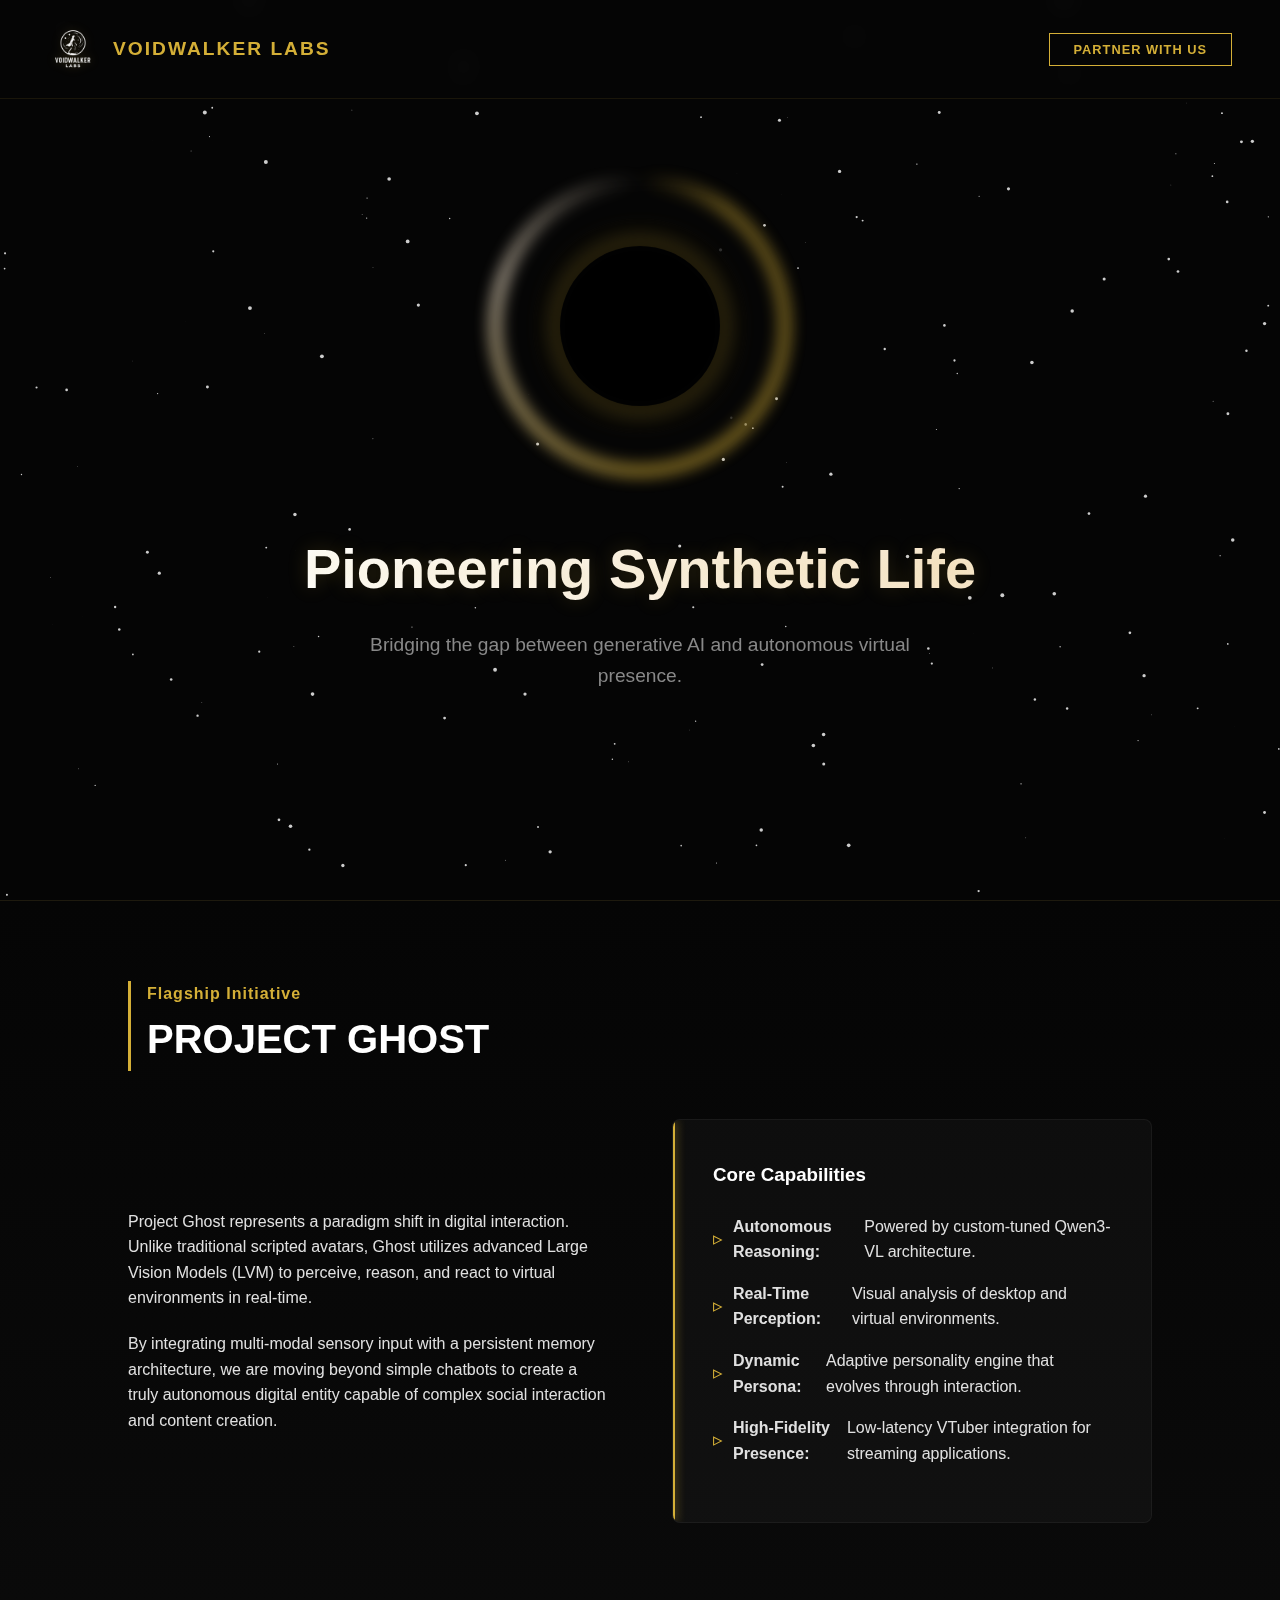
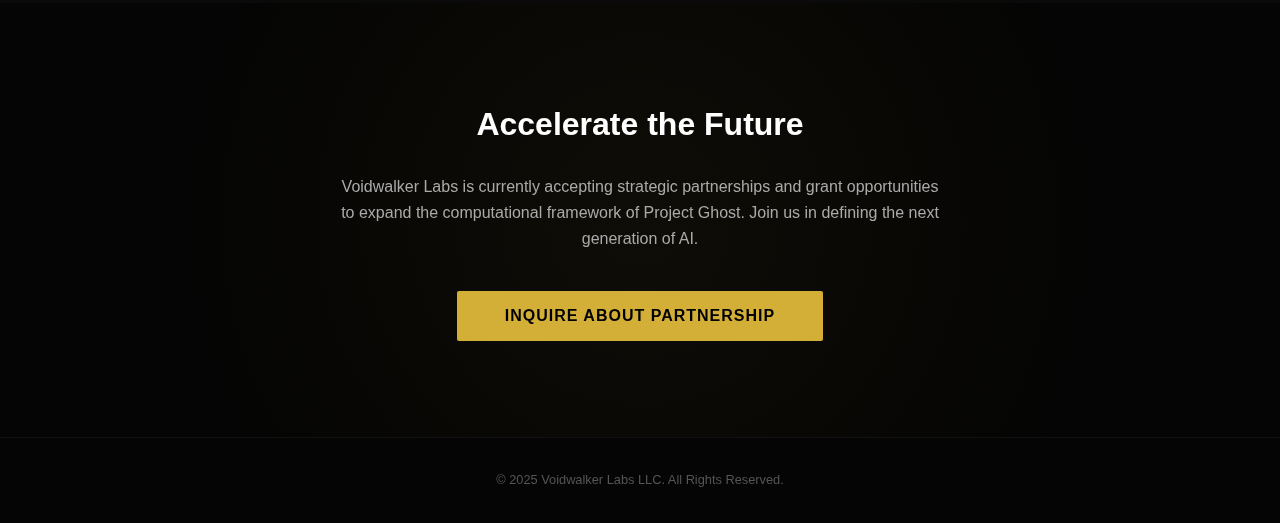
<file: index.html>
<!DOCTYPE html>
<html lang="en">
<head>
    <meta charset="UTF-8">
    <meta name="viewport" content="width=device-width, initial-scale=1.0">
    <title>Voidwalker Labs | Project Ghost</title>
    <style>
        :root {
            --gold-primary: #D4AF37;
            --gold-light: #F7E7CE;
            --gold-dark: #AA8C2C;
            --void-black: #050505;
            --space-blue: #0b0d14;
            --text-gray: #e0e0e0;
        }

        * {
            margin: 0;
            padding: 0;
            box-sizing: border-box;
            font-family: 'Segoe UI', Roboto, Helvetica, Arial, sans-serif;
        }

        body {
            background-color: var(--void-black);
            color: var(--text-gray);
            overflow-x: hidden;
            line-height: 1.6;
        }

        /* --- Starfield Background Animation --- */
        .stars {
            position: fixed;
            top: 0;
            left: 0;
            width: 100%;
            height: 100%;
            z-index: -1;
            pointer-events: none;
        }

        /* --- Navigation --- */
        nav {
            display: flex;
            justify-content: space-between;
            align-items: center;
            padding: 1.5rem 3rem;
            position: fixed;
            width: 100%;
            top: 0;
            z-index: 100;
            backdrop-filter: blur(10px);
            background: rgba(5, 5, 5, 0.7);
            border-bottom: 1px solid rgba(212, 175, 55, 0.1);
        }

        .logo-container {
            display: flex;
            align-items: center;
            gap: 15px;
        }

        .logo-img {
            height: 50px;
            width: auto;
            /* Placeholder styling until you add your file */
            filter: drop-shadow(0 0 5px rgba(212, 175, 55, 0.3));
        }

        .company-name {
            font-size: 1.2rem;
            font-weight: 700;
            color: var(--gold-primary);
            letter-spacing: 2px;
            text-transform: uppercase;
        }

        .nav-links button {
            background: transparent;
            border: 1px solid var(--gold-primary);
            color: var(--gold-primary);
            padding: 0.5rem 1.5rem;
            cursor: pointer;
            font-weight: 600;
            transition: all 0.3s ease;
            text-transform: uppercase;
            font-size: 0.8rem;
            letter-spacing: 1px;
        }

        .nav-links button:hover {
            background: var(--gold-primary);
            color: var(--void-black);
            box-shadow: 0 0 15px rgba(212, 175, 55, 0.5);
        }

        /* --- Hero Section & Black Hole --- */
        .hero {
            height: 100vh;
            display: flex;
            flex-direction: column;
            justify-content: center;
            align-items: center;
            position: relative;
            text-align: center;
            padding: 0 20px;
        }

        /* The Black Hole Animation */
        .black-hole-container {
            position: relative;
            width: 300px;
            height: 300px;
            display: flex;
            justify-content: center;
            align-items: center;
            margin-bottom: 3rem;
        }

        .black-hole-center {
            width: 150px;
            height: 150px;
            background: black;
            border-radius: 50%;
            z-index: 10;
            box-shadow: 
                0 0 20px 5px rgba(0,0,0,1),
                inset 0 0 20px rgba(0,0,0,1);
            position: absolute;
        }

        .accretion-disk {
            width: 100%;
            height: 100%;
            border-radius: 50%;
            background: conic-gradient(
                from 0deg, 
                transparent 0%, 
                var(--gold-dark) 10%, 
                var(--gold-primary) 50%, 
                var(--gold-light) 80%, 
                transparent 100%
            );
            position: absolute;
            animation: spin 4s linear infinite;
            filter: blur(8px);
            z-index: 5;
            opacity: 0.8;
        }

        .accretion-disk::after {
            content: '';
            position: absolute;
            top: 10px; left: 10px; right: 10px; bottom: 10px;
            border-radius: 50%;
            background: var(--void-black);
        }

        .event-horizon-glow {
            width: 160px;
            height: 160px;
            border-radius: 50%;
            position: absolute;
            box-shadow: 0 0 30px 2px var(--gold-primary);
            z-index: 9;
            opacity: 0.5;
            animation: pulse 4s ease-in-out infinite;
        }

        @keyframes spin {
            0% { transform: rotate(0deg) scale(1); }
            50% { transform: rotate(180deg) scale(1.05); }
            100% { transform: rotate(360deg) scale(1); }
        }

        @keyframes pulse {
            0%, 100% { opacity: 0.4; box-shadow: 0 0 30px 2px var(--gold-primary); }
            50% { opacity: 0.7; box-shadow: 0 0 50px 10px var(--gold-primary); }
        }

        h1 {
            font-size: 3.5rem;
            margin-bottom: 1rem;
            background: linear-gradient(to right, #fff, var(--gold-light));
            -webkit-background-clip: text;
            -webkit-text-fill-color: transparent;
            text-shadow: 0 0 20px rgba(212, 175, 55, 0.2);
        }

        .tagline {
            font-size: 1.2rem;
            color: #888;
            max-width: 600px;
            margin-bottom: 2rem;
        }

        /* --- Project Ghost Section --- */
        .project-section {
            padding: 5rem 10%;
            background: linear-gradient(to bottom, var(--void-black), #0a0a0a);
            border-top: 1px solid rgba(212, 175, 55, 0.1);
        }

        .section-header {
            border-left: 3px solid var(--gold-primary);
            padding-left: 1rem;
            margin-bottom: 3rem;
        }

        .section-header h2 {
            font-size: 2.5rem;
            color: white;
            text-transform: uppercase;
        }

        .section-header span {
            color: var(--gold-primary);
            font-weight: 600;
            letter-spacing: 1px;
        }

        .grid-container {
            display: grid;
            grid-template-columns: 1fr 1fr;
            gap: 4rem;
            align-items: center;
        }

        .project-card {
            background: rgba(255, 255, 255, 0.03);
            border: 1px solid rgba(255, 255, 255, 0.05);
            padding: 2.5rem;
            border-radius: 8px;
            position: relative;
            overflow: hidden;
        }

        .project-card::before {
            content: '';
            position: absolute;
            top: 0; left: 0; width: 2px; height: 100%;
            background: var(--gold-primary);
            box-shadow: 0 0 10px var(--gold-primary);
        }

        .feature-list {
            list-style: none;
            margin-top: 1.5rem;
        }

        .feature-list li {
            margin-bottom: 1rem;
            display: flex;
            align-items: center;
        }

        .feature-list li::before {
            content: '▹';
            color: var(--gold-primary);
            margin-right: 10px;
            font-size: 1.2rem;
        }

        /* --- CTA / Sponsorship --- */
        .partnership-section {
            text-align: center;
            padding: 6rem 20px;
            background: radial-gradient(circle at center, rgba(212, 175, 55, 0.05) 0%, transparent 70%);
        }

        .partnership-section h3 {
            font-size: 2rem;
            color: white;
            margin-bottom: 1.5rem;
        }

        .partnership-section p {
            max-width: 600px;
            margin: 0 auto 2.5rem auto;
            color: #aaa;
        }

        .cta-button {
            background: var(--gold-primary);
            color: black;
            padding: 1rem 3rem;
            font-size: 1rem;
            font-weight: 700;
            border: none;
            border-radius: 2px;
            cursor: pointer;
            text-transform: uppercase;
            letter-spacing: 1px;
            transition: transform 0.2s, box-shadow 0.2s;
        }

        .cta-button:hover {
            transform: translateY(-2px);
            box-shadow: 0 0 30px rgba(212, 175, 55, 0.4);
        }

        footer {
            text-align: center;
            padding: 2rem;
            border-top: 1px solid rgba(255,255,255,0.05);
            font-size: 0.8rem;
            color: #555;
        }

        /* Mobile Responsive */
        @media (max-width: 768px) {
            .grid-container { grid-template-columns: 1fr; }
            h1 { font-size: 2.5rem; }
            .black-hole-container { width: 200px; height: 200px; }
            .black-hole-center { width: 100px; height: 100px; }
            .event-horizon-glow { width: 110px; height: 110px; }
        }
    </style>
</head>
<body>

    <canvas id="starfield" class="stars"></canvas>

    <nav>
        <div class="logo-container">
            <img src="voidwalkerlabslogo.png" alt="Voidwalker Labs Logo" class="logo-img">
            <span class="company-name">Voidwalker Labs</span>
        </div>
        <div class="nav-links">
            <button onclick="document.getElementById('contact').scrollIntoView({behavior: 'smooth'})">Partner With Us</button>
        </div>
    </nav>

    <section class="hero">
        <div class="black-hole-container">
            <div class="black-hole-center"></div>
            <div class="event-horizon-glow"></div>
            <div class="accretion-disk"></div>
        </div>
        <h1>Pioneering Synthetic Life</h1>
        <p class="tagline">Bridging the gap between generative AI and autonomous virtual presence.</p>
    </section>

    <section class="project-section">
        <div class="section-header">
            <span>Flagship Initiative</span>
            <h2>Project Ghost</h2>
        </div>

        <div class="grid-container">
            <div class="project-info">
                <p style="margin-bottom: 20px;">
                    Project Ghost represents a paradigm shift in digital interaction. Unlike traditional scripted avatars, Ghost utilizes advanced Large Vision Models (LVM) to perceive, reason, and react to virtual environments in real-time.
                </p>
                <p>
                    By integrating multi-modal sensory input with a persistent memory architecture, we are moving beyond simple chatbots to create a truly autonomous digital entity capable of complex social interaction and content creation.
                </p>
            </div>
            
            <div class="project-card">
                <h3 style="color:white; margin-bottom: 1rem;">Core Capabilities</h3>
                <ul class="feature-list">
                    <li><strong>Autonomous Reasoning:</strong> Powered by custom-tuned Qwen3-VL architecture.</li>
                    <li><strong>Real-Time Perception:</strong> Visual analysis of desktop and virtual environments.</li>
                    <li><strong>Dynamic Persona:</strong> Adaptive personality engine that evolves through interaction.</li>
                    <li><strong>High-Fidelity Presence:</strong> Low-latency VTuber integration for streaming applications.</li>
                </ul>
            </div>
        </div>
    </section>

    <section class="partnership-section" id="contact">
        <h3>Accelerate the Future</h3>
        <p>Voidwalker Labs is currently accepting strategic partnerships and grant opportunities to expand the computational framework of Project Ghost. Join us in defining the next generation of AI.</p>
        <button class="cta-button">Inquire About Partnership</button>
    </section>

    <footer>
        <p>&copy; 2025 Voidwalker Labs LLC. All Rights Reserved.</p>
    </footer>

    <script>
        // Simple Starfield Animation script
        const canvas = document.getElementById('starfield');
        const ctx = canvas.getContext('2d');

        let width, height;
        let stars = [];

        function resize() {
            width = window.innerWidth;
            height = window.innerHeight;
            canvas.width = width;
            canvas.height = height;
            initStars();
        }

        function initStars() {
            stars = [];
            for (let i = 0; i < 200; i++) {
                stars.push({
                    x: Math.random() * width,
                    y: Math.random() * height,
                    size: Math.random() * 2,
                    speed: Math.random() * 0.5 + 0.1
                });
            }
        }

        function animate() {
            ctx.clearRect(0, 0, width, height);
            ctx.fillStyle = 'rgba(255, 255, 255, 0.8)';
            
            stars.forEach(star => {
                ctx.beginPath();
                ctx.arc(star.x, star.y, star.size, 0, Math.PI * 2);
                ctx.fill();
                
                // Move stars slowly upward to simulate space travel or floating
                star.y -= star.speed;
                if (star.y < 0) {
                    star.y = height;
                    star.x = Math.random() * width;
                }
            });
            requestAnimationFrame(animate);
        }

        window.addEventListener('resize', resize);
        resize();
        animate();
    </script>
</body>
</html>
</file>
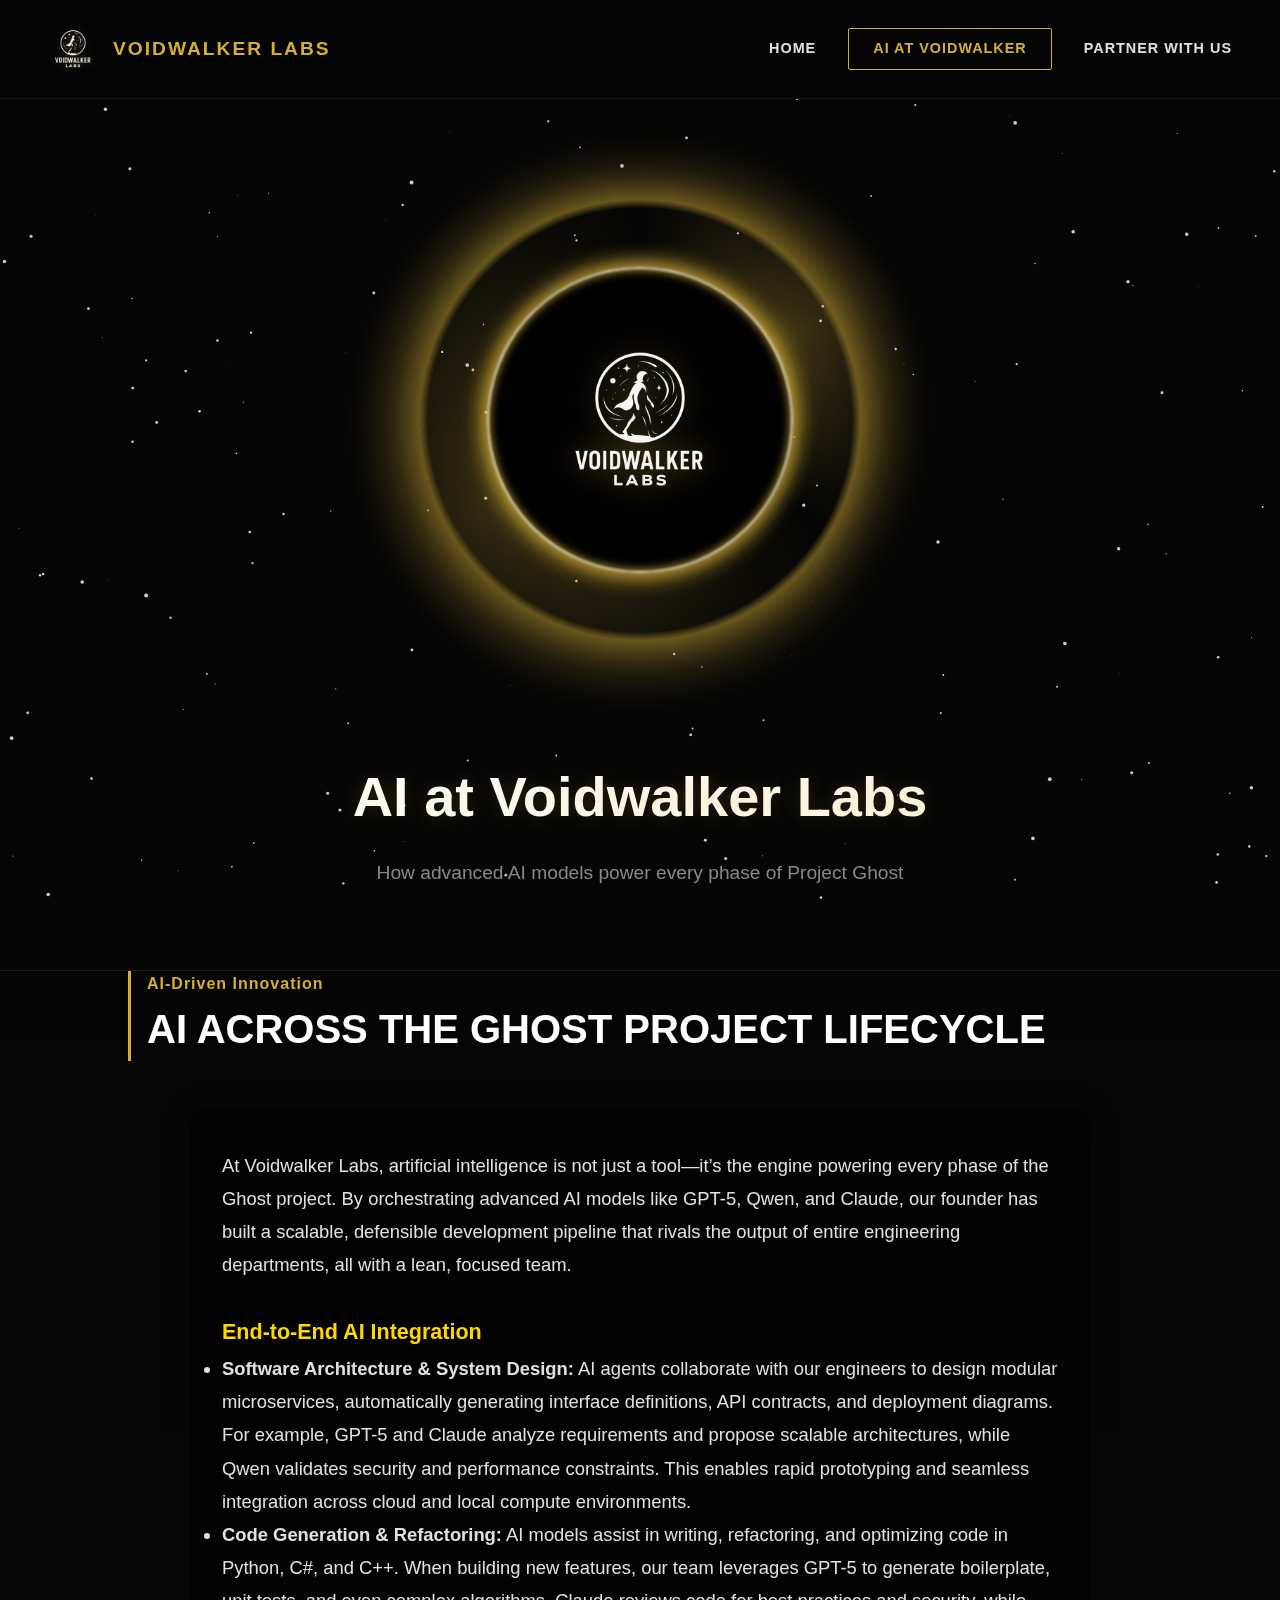
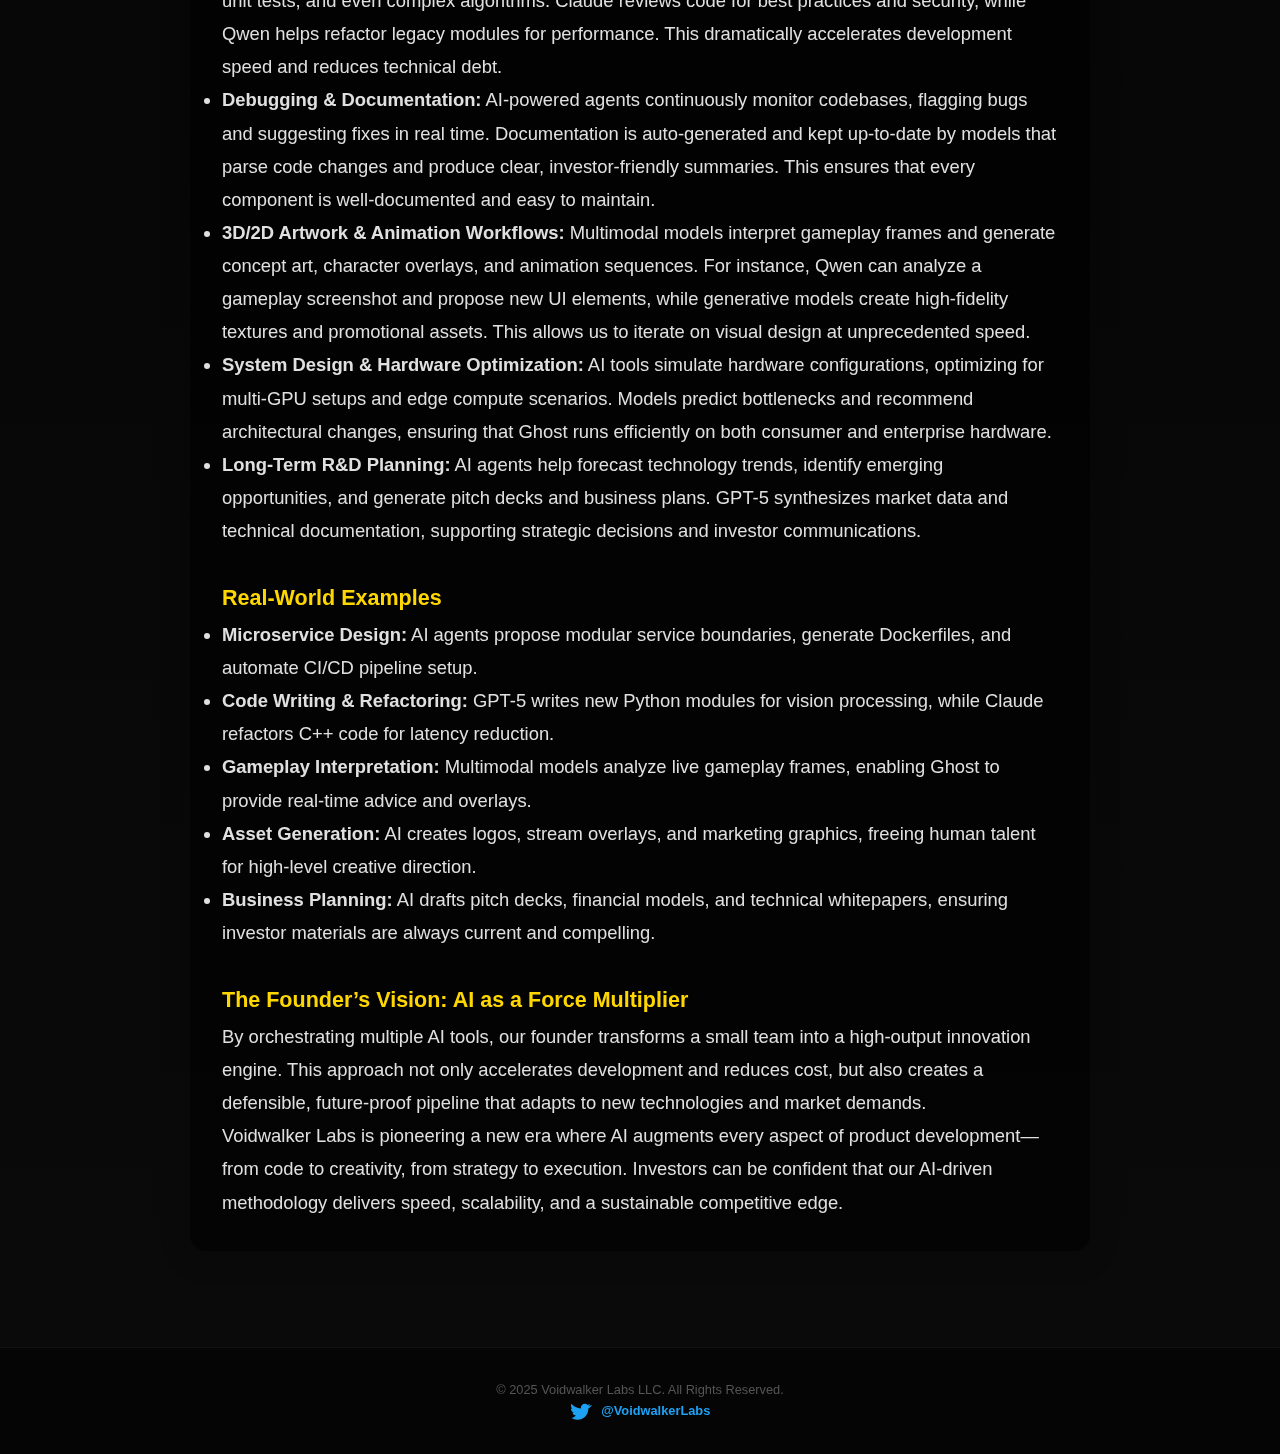
<file: ai.html>
<!DOCTYPE html>
<html lang="en">
<head>
    <meta charset="UTF-8">
    <meta name="viewport" content="width=device-width, initial-scale=1.0">
    <title>AI at Voidwalker Labs</title>
    <link rel="stylesheet" href="styles.css">
    <link rel="icon" type="image/png" href="vlogo.png">
</head>
<body>
    <canvas id="starfield" class="stars"></canvas>
    <nav>
        <div class="logo-container">
            <img src="voidwalkerlabslogo.png" alt="Voidwalker Labs Logo" class="logo-img">
            <span class="company-name">Voidwalker Labs</span>
        </div>
        <div class="nav-links">
            <a href="index.html">Home</a>
            <a href="ai.html" class="highlight-btn">AI at Voidwalker</a>
            <a href="mailto:corzarium@voidwalkerlabs.com">Partner With Us</a>
        </div>
    </nav>
    <section class="hero">
        <div class="black-hole-container">
            <div class="accretion-disk"></div>
            <div class="event-horizon-ring"></div>
            <div class="black-hole-center"></div>
            <img src="voidwalkerlabslogo.png" alt="Voidwalker Labs Logo" class="black-hole-logo">
        </div>
        <h1>AI at Voidwalker Labs</h1>
        <p class="tagline">How advanced AI models power every phase of Project Ghost</p>
    </section>
    <section class="content-section bg-dark" style="padding-top:0;">
        <div class="section-header">
            <span>AI-Driven Innovation</span>
            <h2>AI Across the Ghost Project Lifecycle</h2>
        </div>
        <div class="ai-investor-content" style="max-width:900px;margin:0 auto;font-size:1.15rem;line-height:1.8;color:#e0e0e0;background:rgba(0,0,0,0.6);padding:2.5rem 2rem 2rem 2rem;border-radius:16px;box-shadow:0 4px 32px rgba(0,0,0,0.18);">
            <p>At Voidwalker Labs, artificial intelligence is not just a tool—it’s the engine powering every phase of the Ghost project. By orchestrating advanced AI models like GPT-5, Qwen, and Claude, our founder has built a scalable, defensible development pipeline that rivals the output of entire engineering departments, all with a lean, focused team.</p>
            <h3 style="margin-top:2rem;color:#FFD700;">End-to-End AI Integration</h3>
            <ul style="margin-bottom:2rem;">
                <li><strong>Software Architecture & System Design:</strong> AI agents collaborate with our engineers to design modular microservices, automatically generating interface definitions, API contracts, and deployment diagrams. For example, GPT-5 and Claude analyze requirements and propose scalable architectures, while Qwen validates security and performance constraints. This enables rapid prototyping and seamless integration across cloud and local compute environments.</li>
                <li><strong>Code Generation & Refactoring:</strong> AI models assist in writing, refactoring, and optimizing code in Python, C#, and C++. When building new features, our team leverages GPT-5 to generate boilerplate, unit tests, and even complex algorithms. Claude reviews code for best practices and security, while Qwen helps refactor legacy modules for performance. This dramatically accelerates development speed and reduces technical debt.</li>
                <li><strong>Debugging & Documentation:</strong> AI-powered agents continuously monitor codebases, flagging bugs and suggesting fixes in real time. Documentation is auto-generated and kept up-to-date by models that parse code changes and produce clear, investor-friendly summaries. This ensures that every component is well-documented and easy to maintain.</li>
                <li><strong>3D/2D Artwork & Animation Workflows:</strong> Multimodal models interpret gameplay frames and generate concept art, character overlays, and animation sequences. For instance, Qwen can analyze a gameplay screenshot and propose new UI elements, while generative models create high-fidelity textures and promotional assets. This allows us to iterate on visual design at unprecedented speed.</li>
                <li><strong>System Design & Hardware Optimization:</strong> AI tools simulate hardware configurations, optimizing for multi-GPU setups and edge compute scenarios. Models predict bottlenecks and recommend architectural changes, ensuring that Ghost runs efficiently on both consumer and enterprise hardware.</li>
                <li><strong>Long-Term R&D Planning:</strong> AI agents help forecast technology trends, identify emerging opportunities, and generate pitch decks and business plans. GPT-5 synthesizes market data and technical documentation, supporting strategic decisions and investor communications.</li>
            </ul>
            <h3 style="margin-top:2rem;color:#FFD700;">Real-World Examples</h3>
            <ul style="margin-bottom:2rem;">
                <li><strong>Microservice Design:</strong> AI agents propose modular service boundaries, generate Dockerfiles, and automate CI/CD pipeline setup.</li>
                <li><strong>Code Writing & Refactoring:</strong> GPT-5 writes new Python modules for vision processing, while Claude refactors C++ code for latency reduction.</li>
                <li><strong>Gameplay Interpretation:</strong> Multimodal models analyze live gameplay frames, enabling Ghost to provide real-time advice and overlays.</li>
                <li><strong>Asset Generation:</strong> AI creates logos, stream overlays, and marketing graphics, freeing human talent for high-level creative direction.</li>
                <li><strong>Business Planning:</strong> AI drafts pitch decks, financial models, and technical whitepapers, ensuring investor materials are always current and compelling.</li>
            </ul>
            <h3 style="margin-top:2rem;color:#FFD700;">The Founder’s Vision: AI as a Force Multiplier</h3>
            <p>By orchestrating multiple AI tools, our founder transforms a small team into a high-output innovation engine. This approach not only accelerates development and reduces cost, but also creates a defensible, future-proof pipeline that adapts to new technologies and market demands.</p>
            <p>Voidwalker Labs is pioneering a new era where AI augments every aspect of product development—from code to creativity, from strategy to execution. Investors can be confident that our AI-driven methodology delivers speed, scalability, and a sustainable competitive edge.</p>
        </div>
    </section>
    <footer>
        <p>&copy; 2025 Voidwalker Labs LLC. All Rights Reserved.</p>
        <p>
            <a href="https://twitter.com/VoidwalkerLabs" target="_blank" style="color:#1da1f2;text-decoration:none;font-weight:600;">
                <svg xmlns="http://www.w3.org/2000/svg" width="22" height="22" viewBox="0 0 24 24" style="vertical-align:middle;margin-right:6px;"><path fill="#1da1f2" d="M22.46 6c-.77.35-1.6.59-2.47.7a4.3 4.3 0 0 0 1.88-2.37c-.83.5-1.75.87-2.72 1.07A4.28 4.28 0 0 0 16.11 4c-2.37 0-4.29 1.92-4.29 4.29 0 .34.04.67.11.99C7.69 9.13 4.07 7.2 1.64 4.16c-.37.64-.58 1.38-.58 2.17 0 1.5.76 2.83 1.92 3.61-.71-.02-1.38-.22-1.97-.54v.05c0 2.1 1.5 3.85 3.5 4.25-.36.1-.74.16-1.13.16-.28 0-.54-.03-.8-.08.54 1.68 2.11 2.9 3.97 2.93A8.6 8.6 0 0 1 2 19.54c-.29 0-.57-.02-.85-.05A12.13 12.13 0 0 0 8.29 21.5c7.55 0 11.69-6.26 11.69-11.69 0-.18-.01-.36-.02-.54A8.18 8.18 0 0 0 24 5.5c-.7.31-1.45.52-2.24.5z"/></svg>
                @VoidwalkerLabs
            </a>
        </p>
    </footer>
    <script>
        // Starfield Animation
        const canvas = document.getElementById('starfield');
        const ctx = canvas.getContext('2d');
        let width, height;
        let stars = [];
        function resize() {
            width = window.innerWidth;
            height = window.innerHeight;
            canvas.width = width;
            canvas.height = height;
            initStars();
        }
        function initStars() {
            stars = [];
            for (let i = 0; i < 200; i++) {
                stars.push({
                    x: Math.random() * width,
                    y: Math.random() * height,
                    size: Math.random() * 2,
                    speed: Math.random() * 0.5 + 0.1
                });
            }
        }
        function animate() {
            ctx.clearRect(0, 0, width, height);
            ctx.fillStyle = 'rgba(255, 255, 255, 0.8)';
            stars.forEach(star => {
                ctx.beginPath();
                ctx.arc(star.x, star.y, star.size, 0, Math.PI * 2);
                ctx.fill();
                star.y -= star.speed;
                if (star.y < 0) {
                    star.y = height;
                    star.x = Math.random() * width;
                }
            });
            requestAnimationFrame(animate);
        }
        window.addEventListener('resize', resize);
        resize();
        animate();
    </script>
</body>
</html>
</file>
<file: styles.css>
:root {
    --gold-primary: #D4AF37;
    --gold-light: #FFF8E7;
    --gold-dark: #AA8C2C;
    --void-black: #000000;
    --text-gray: #e0e0e0;
    --twitch-purple: #9146FF; /* Added for the Twitch section */
}

* {
    margin: 0;
    padding: 0;
    box-sizing: border-box;
    font-family: 'Segoe UI', Roboto, Helvetica, Arial, sans-serif;
    scroll-behavior: smooth; /* smooth scrolling for anchor links */
}

body {
    background-color: #050505;
    color: var(--text-gray);
    overflow-x: hidden;
    line-height: 1.6;
}

/* --- Starfield Background Animation --- */
.stars {
    position: fixed;
    top: 0;
    left: 0;
    width: 100%;
    height: 100%;
    z-index: -1;
    pointer-events: none;
}

/* --- Navigation --- */
nav {
    display: flex;
    justify-content: space-between;
    align-items: center;
    padding: 1.5rem 3rem;
    position: fixed;
    width: 100%;
    top: 0;
    z-index: 100;
    backdrop-filter: blur(10px);
    background: rgba(5, 5, 5, 0.85); /* Slightly darker for better text readability */
    border-bottom: 1px solid rgba(212, 175, 55, 0.1);
}

.logo-container {
    display: flex;
    align-items: center;
    gap: 15px;
}

.logo-img {
    height: 50px;
    width: auto;
    filter: drop-shadow(0 0 5px rgba(212, 175, 55, 0.3));
}

.company-name {
    font-size: 1.2rem;
    font-weight: 700;
    color: var(--gold-primary);
    letter-spacing: 2px;
    text-transform: uppercase;
}

.nav-links {
    display: flex;
    gap: 2rem;
    align-items: center;
}

/* Standard Nav Links (Text Only) */
.nav-links a {
    color: var(--text-gray);
    text-decoration: none;
    font-weight: 600;
    font-size: 0.9rem;
    text-transform: uppercase;
    letter-spacing: 1px;
    transition: color 0.3s;
}

.nav-links a:hover {
    color: var(--gold-primary);
}

/* Special Styling for the Partner Button in Nav */
.nav-links a.highlight-btn {
    border: 1px solid var(--gold-primary);
    color: var(--gold-primary);
    padding: 0.5rem 1.5rem;
    border-radius: 2px;
    transition: all 0.3s ease;
}

.nav-links a.highlight-btn:hover {
    background: var(--gold-primary);
    color: var(--void-black);
    box-shadow: 0 0 15px rgba(212, 175, 55, 0.5);
}

/* --- Hero Section & Black Hole --- */
.hero {
    min-height: 100vh;
    display: flex;
    flex-direction: column;
    justify-content: center;
    align-items: center;
    position: relative;
    text-align: center;
    padding: 120px 20px 50px;
    overflow: hidden;
}

/* THE BLACK HOLE STACK */
.black-hole-container {
    position: relative;
    width: 600px;
    height: 600px;
    display: flex;
    justify-content: center;
    align-items: center;
    margin-bottom: 2rem;
}

.black-hole-center {
    width: 300px;
    height: 300px;
    background: var(--void-black);
    border-radius: 50%;
    z-index: 10;
    position: absolute;
    box-shadow: inset 0 0 40px #000;
}

.black-hole-logo {
    position: absolute;
    z-index: 20;
    top: 50%;
    left: 50%;
    transform: translate(-50%, -50%);
    width: 180px;
    height: auto;
    filter: drop-shadow(0 0 15px rgba(212, 175, 55, 0.5));
    animation: float 6s ease-in-out infinite;
}

.event-horizon-ring {
    position: absolute;
    width: 306px;
    height: 306px;
    border-radius: 50%;
    border: 2px solid rgba(255, 248, 231, 0.8);
    box-shadow: 
        0 0 20px 5px var(--gold-primary),
        inset 0 0 10px var(--gold-primary);
    z-index: 11;
    filter: blur(1px);
}

.accretion-disk {
    position: absolute;
    width: 100%;
    height: 100%;
    border-radius: 50%;
    background: radial-gradient(
        transparent 50%, 
        rgba(212, 175, 55, 0.8) 52%, 
        rgba(170, 140, 44, 0.4) 60%, 
        transparent 70%
    );
    mask-image: radial-gradient(black 50%, transparent 70%); 
    -webkit-mask-image: radial-gradient(black 40%, transparent 70%);
    
    z-index: 5;
    animation: spin 15s linear infinite;
}

.accretion-disk::before {
    content: '';
    position: absolute;
    top: -10%; left: -10%; right: -10%; bottom: -10%;
    background: conic-gradient(
        from 0deg,
        transparent 0deg,
        var(--gold-primary) 60deg,
        transparent 120deg,
        var(--gold-dark) 240deg,
        transparent 360deg
    );
    border-radius: 50%;
    opacity: 0.3;
    animation: spin-reverse 20s linear infinite;
}

@keyframes float {
    0%, 100% { transform: translate(-50%, -50%) scale(1); }
    50% { transform: translate(-50%, -50%) scale(1.05); }
}

@keyframes spin {
    0% { transform: rotate(0deg); }
    100% { transform: rotate(360deg); }
}

@keyframes spin-reverse {
    0% { transform: rotate(360deg); }
    100% { transform: rotate(0deg); }
}

h1 {
    font-size: 3.5rem;
    margin-bottom: 1rem;
    background: linear-gradient(to right, #fff, var(--gold-light));
    -webkit-background-clip: text;
    -webkit-text-fill-color: transparent;
    text-shadow: 0 0 20px rgba(212, 175, 55, 0.2);
    z-index: 30;
}

.tagline {
    font-size: 1.2rem;
    color: #888;
    max-width: 600px;
    margin-bottom: 2rem;
    z-index: 30;
}

/* --- Content Sections --- */
.content-section {
    padding: 6rem 10%;
    border-top: 1px solid rgba(212, 175, 55, 0.1);
    position: relative;
}

.bg-dark {
    background: linear-gradient(to bottom, #050505, #0a0a0a);
}

.bg-alt {
    background: linear-gradient(to bottom, #0a0a0a, #111);
}

.section-header {
    border-left: 3px solid var(--gold-primary);
    padding-left: 1rem;
    margin-bottom: 3rem;
}

.section-header h2 {
    font-size: 2.5rem;
    color: white;
    text-transform: uppercase;
}

.section-header span {
    color: var(--gold-primary);
    font-weight: 600;
    letter-spacing: 1px;
}

.grid-container {
    display: grid;
    grid-template-columns: 1fr 1fr;
    gap: 4rem;
    align-items: center;
}

/* Layout utility to flip text/card order */
.reverse-layout .grid-container {
    direction: rtl; /* simple trick to flip columns, reset text direction in children */
}
.reverse-layout .grid-container > * {
    direction: ltr;
}

.text-block p {
    margin-bottom: 20px;
    font-size: 1.05rem;
    color: #ccc;
}

.highlight-card {
    background: rgba(255, 255, 255, 0.03);
    border: 1px solid rgba(255, 255, 255, 0.05);
    padding: 2.5rem;
    border-radius: 8px;
    position: relative;
    overflow: hidden;
}

.highlight-card::before {
    content: '';
    position: absolute;
    top: 0; left: 0; width: 2px; height: 100%;
    background: var(--gold-primary);
    box-shadow: 0 0 10px var(--gold-primary);
}

.feature-list {
    list-style: none;
    margin-top: 1.5rem;
}

.feature-list li {
    margin-bottom: 1rem;
    display: flex;
    align-items: center;
}

.feature-list li::before {
    content: '▹';
    color: var(--gold-primary);
    margin-right: 10px;
    font-size: 1.2rem;
}

/* --- Twitch Section Specifics --- */
.twitch-card::before {
    background: var(--twitch-purple);
    box-shadow: 0 0 10px var(--twitch-purple);
}

.twitch-btn {
    display: inline-block;
    background: var(--twitch-purple);
    color: white;
    padding: 1rem 2rem;
    margin-top: 1rem;
    text-decoration: none;
    font-weight: 700;
    border-radius: 4px;
    text-transform: uppercase;
    letter-spacing: 1px;
    transition: all 0.2s;
}

.twitch-btn:hover {
    background: #a970ff;
    box-shadow: 0 0 20px rgba(145, 70, 255, 0.4);
    transform: translateY(-2px);
}

/* --- Sponsorship CTA --- */
.partnership-section {
    text-align: center;
    padding: 6rem 20px;
    background: radial-gradient(circle at center, rgba(212, 175, 55, 0.05) 0%, transparent 70%);
    border-top: 1px solid rgba(255,255,255,0.05);
}

.partnership-section h3 {
    font-size: 2rem;
    color: white;
    margin-bottom: 1.5rem;
}

.partnership-section p {
    max-width: 600px;
    margin: 0 auto 2.5rem auto;
    color: #aaa;
}

.cta-button {
    display: inline-block;
    background: var(--gold-primary);
    color: black;
    padding: 1rem 3rem;
    font-size: 1rem;
    font-weight: 700;
    border: none;
    border-radius: 2px;
    cursor: pointer;
    text-transform: uppercase;
    letter-spacing: 1px;
    transition: transform 0.2s, box-shadow 0.2s;
    text-decoration: none;
}

.cta-button:hover {
    transform: translateY(-2px);
    box-shadow: 0 0 30px rgba(212, 175, 55, 0.4);
}

footer {
    text-align: center;
    padding: 2rem;
    border-top: 1px solid rgba(255,255,255,0.05);
    font-size: 0.8rem;
    color: #555;
}

/* Mobile Responsive */
@media (max-width: 768px) {
    .nav-links {
        display: flex !important;
        flex-direction: column;
        gap: 1rem;
        align-items: center;
        background: rgba(5,5,5,0.95);
        position: static;
        padding: 1rem 0;
    }
    nav { justify-content: center; }
    .grid-container { grid-template-columns: 1fr; }
    .reverse-layout .grid-container { direction: ltr; }
    h1 { font-size: 2.5rem; }
    .black-hole-container { width: 320px; height: 320px; }
    .black-hole-center { width: 160px; height: 160px; }
    .event-horizon-ring { width: 164px; height: 164px; }
    .black-hole-logo { width: 90px; }
    img[src*="ghostlayers.png"] {
        max-width: 100vw;
        width: 100%;
        height: auto;
        margin: 16px auto 0 auto;
        display: block;
    }
}
</file>
